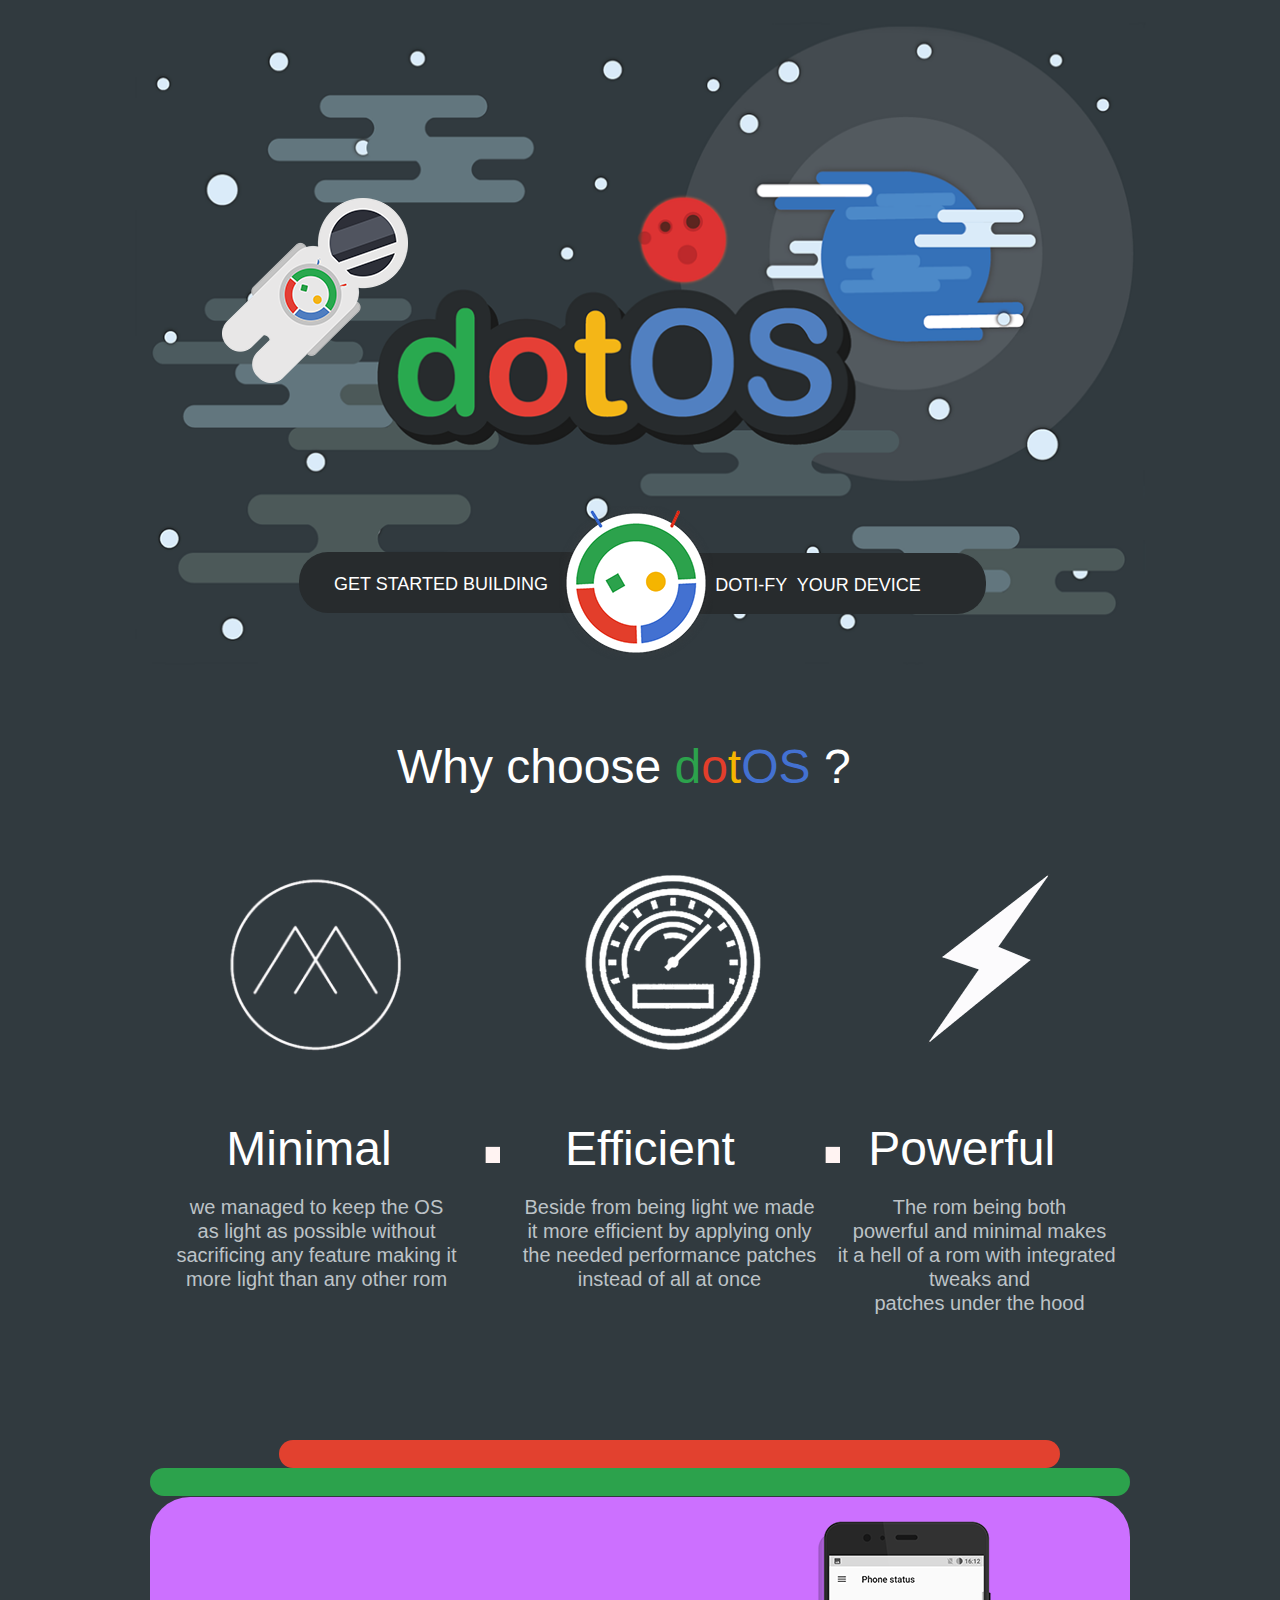
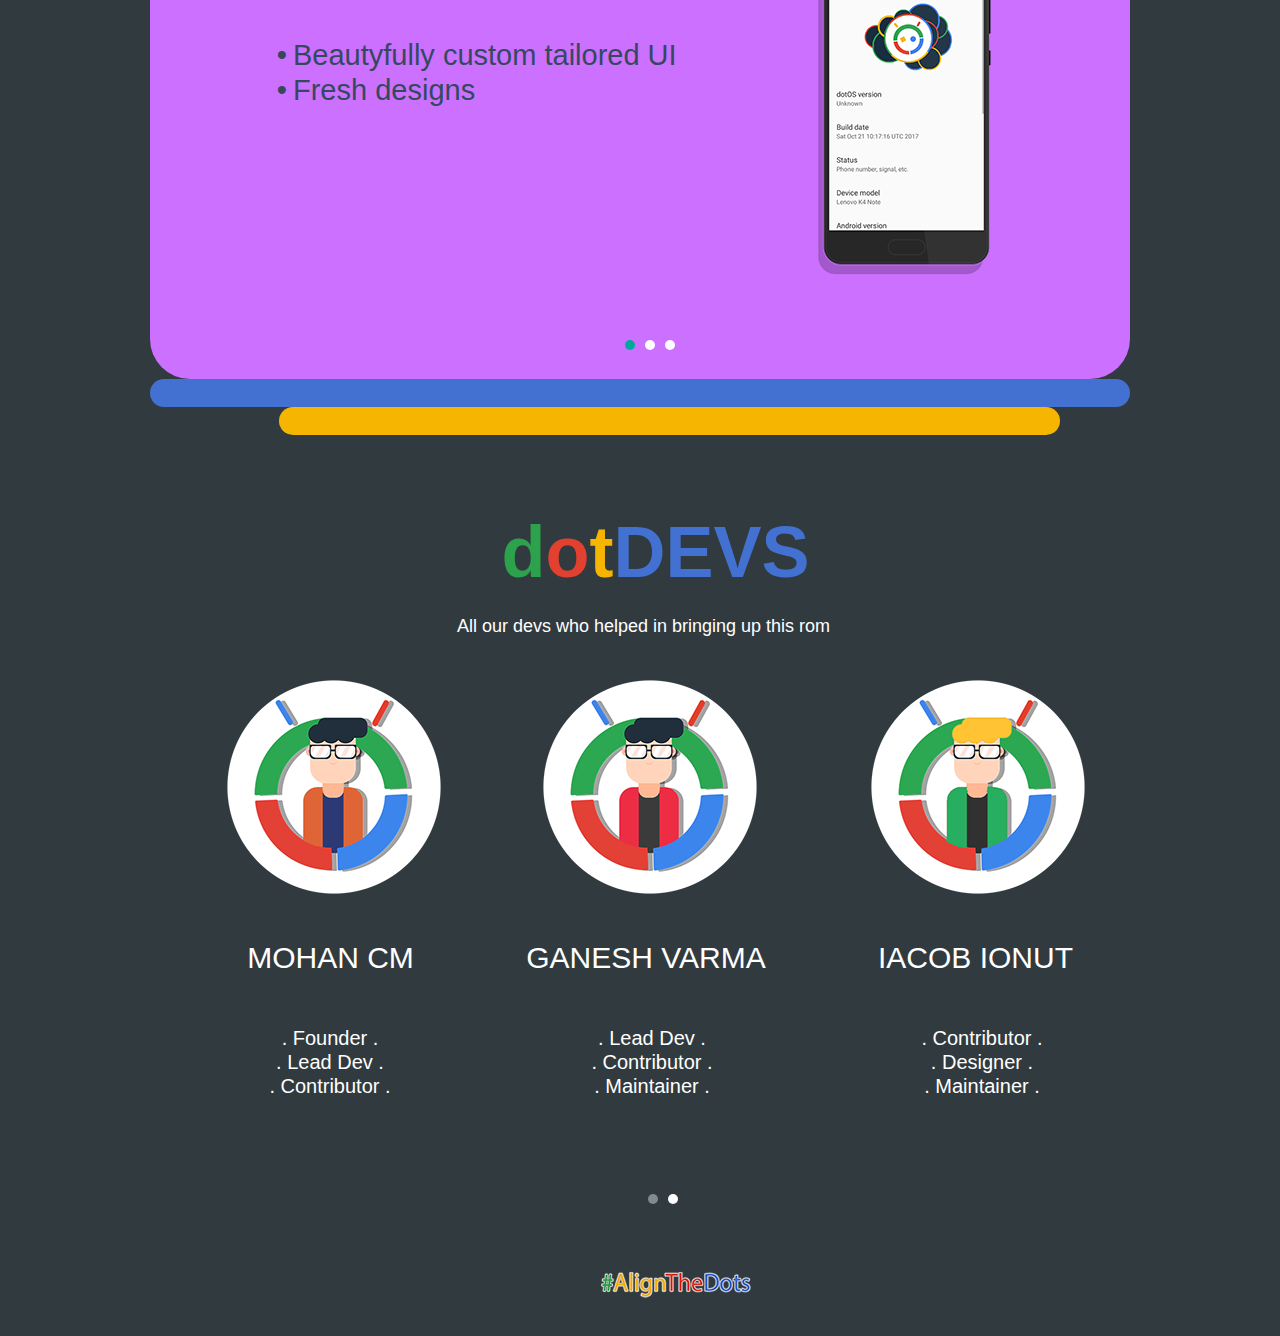
<file: index.html>
<!DOCTYPE html>
<html class="nojs html css_verticalspacer" lang="en-US">
 <head>

  <meta http-equiv="Content-type" content="text/html;charset=UTF-8"/>
  <meta name="generator" content="2018.0.0.379"/>
  
  <script type="text/javascript">
   // Redirect to phone/tablet as necessary
(function(a,b,c){var d=function(){if(navigator.maxTouchPoints>1)return!0;if(window.matchMedia&&window.matchMedia("(-moz-touch-enabled)").matches)return!0;for(var a=["Webkit","Moz","O","ms","Khtml"],b=0,c=a.length;b<c;b++){var f=a[b]+"MaxTouchPoints";if(f in navigator&&navigator[f])return!0}try{return document.createEvent("TouchEvent"),!0}catch(d){}return!1}(),g=function(a){a+="=";for(var b=document.cookie.split(";"),c=0;c<b.length;c++){for(var f=b[c];f.charAt(0)==" ";)f=f.substring(1,f.length);if(f.indexOf(a)==
0)return f.substring(a.length,f.length)}return null};if(g("inbrowserediting")!="true"){var f,g=g("devicelock");g=="phone"&&c?f=c:g=="tablet"&&b&&(f=b);if(g!=a&&!f)if(window.matchMedia)window.matchMedia("(max-device-width: 415px)").matches&&c?f=c:window.matchMedia("(max-device-width: 960px)").matches&&b&&d&&(f=b);else{var a=Math.min(screen.width,screen.height)/(window.devicePixelRatio||1),g=window.screen.systemXDPI||0,i=window.screen.systemYDPI||0,g=g>0&&i>0?Math.min(screen.width/g,screen.height/i):
0;(a<=370||g!=0&&g<=3)&&c?f=c:a<=960&&b&&d&&(f=b)}if(f)document.location=f+(document.location.search||"")+(document.location.hash||""),document.write('<style type="text/css">body {visibility:hidden}</style>')}})("desktop","","phone/index.html");

// Update the 'nojs'/'js' class on the html node
document.documentElement.className = document.documentElement.className.replace(/\bnojs\b/g, 'js');

// Check that all required assets are uploaded and up-to-date
if(typeof Muse == "undefined") window.Muse = {}; window.Muse.assets = {"required":["museutils.js", "museconfig.js", "jquery.watch.js", "jquery.musepolyfill.bgsize.js", "webpro.js", "musewpslideshow.js", "jquery.museoverlay.js", "touchswipe.js", "jquery.scrolleffects.js", "require.js", "index.css"], "outOfDate":[]};
</script>
  
  <link media="only screen and (max-width: 370px)" rel="alternate" href="http://dotos.github.io/phone/index.html"/>
  <title>DotOS</title>
  <!-- CSS -->
  <link rel="stylesheet" type="text/css" href="css/site_global.css?crc=4233371317"/>
  <link rel="stylesheet" type="text/css" href="css/index.css?crc=3942149146" id="pagesheet"/>
  <!-- Other scripts -->
  <script type="text/javascript">
   var __adobewebfontsappname__ = "muse";
</script>
  <!-- JS includes -->
  <script src="https://webfonts.creativecloud.com/varela-round:n4:all.js" type="text/javascript"></script>
   </head>
 <body>

  <div class="clearfix" id="page"><!-- column -->
   <div class="position_content" id="page_position_content">
    <div class="clearfix colelem" id="pu3005"><!-- group -->
     <div class="clip_frame grpelem" id="u3005"><!-- image -->
      <img class="block" id="u3005_img" src="images/dotspace%402x%20-%20copy.png?crc=276818801" alt="" width="1180" height="748"/>
     </div>
     <a class="nonblock nontext rounded-corners clearfix grpelem" id="u1246-4" href="https://www.androidfilehost.com"><!-- content --><p id="u1246-2">DOTI-FY&nbsp; YOUR DEVICE</p></a>
     <a class="nonblock nontext rounded-corners clearfix grpelem" id="u2604-4" href="https://github.com/dotos"><!-- content --><p id="u2604-2">&nbsp;&nbsp;&nbsp;&nbsp;&nbsp;&nbsp; GET STARTED BUILDING</p></a>
     <div class="clip_frame grpelem" id="u3039"><!-- image -->
      <img class="block" id="u3039_img" src="images/29705874%20(1).png?crc=397062076" alt="" width="154" height="154"/>
     </div>
     <a class="nonblock nontext clip_frame grpelem" id="u3070" href="https://t.me/dotOSchannel"><!-- image --><img class="block" id="u3070_img" src="images/astro.png?crc=4285920107" alt="" width="186" height="185"/></a>
     <div class="clearfix grpelem" id="u3090-9"><!-- content -->
      <p>Why choose <span id="u3090-2">d</span><span id="u3090-3">o</span><span id="u3090-4">t</span><span id="u3090-5">OS</span> ?</p>
     </div>
    </div>
    <div class="clearfix colelem" id="pu2131-4"><!-- group -->
     <div class="clearfix grpelem" id="u2131-4"><!-- content -->
      <p><span id="u2131">&nbsp;&nbsp;&nbsp; Minimal&nbsp;&nbsp;&nbsp;&nbsp;&nbsp;&nbsp;&nbsp;&nbsp;&nbsp;&nbsp;&nbsp;&nbsp; Efficient&nbsp;&nbsp;&nbsp;&nbsp;&nbsp;&nbsp;&nbsp;&nbsp;&nbsp; Powerful</span></p>
     </div>
     <div class="clearfix grpelem" id="u2134-4"><!-- content -->
      <p>.</p>
     </div>
     <div class="clearfix grpelem" id="u2137-4"><!-- content -->
      <p>.</p>
     </div>
     <div class="clip_frame grpelem" id="u2162"><!-- image -->
      <img class="block" id="u2162_img" src="images/pot.png?crc=3999226715" alt="" width="271" height="271"/>
     </div>
     <div class="clip_frame grpelem" id="u2187"><!-- image -->
      <img class="block" id="u2187_img" src="images/minimal.png?crc=4073811275" alt="" width="276" height="276"/>
     </div>
     <div class="clip_frame grpelem" id="u2197"><!-- image -->
      <img class="block" id="u2197_img" src="images/powert.png?crc=4236093750" alt="" width="223" height="223"/>
     </div>
    </div>
    <div class="clearfix colelem" id="pu2217-6"><!-- group -->
     <div class="clearfix grpelem" id="u2217-6"><!-- content -->
      <p>we managed to keep the OS</p>
      <p>as light as possible without sacrificing any feature making it more light than any other rom</p>
     </div>
     <div class="clearfix grpelem" id="u2220-6"><!-- content -->
      <p>Beside from being light we made it more efficient by applying only the needed performance patches</p>
      <p>instead of all at once</p>
     </div>
     <div class="clearfix grpelem" id="u2223-10"><!-- content -->
      <p>The rom being both</p>
      <p>powerful and minimal makes</p>
      <p>it a hell of a rom with integrated&nbsp; tweaks and</p>
      <p>patches under the hood</p>
     </div>
    </div>
    <div class="rounded-corners colelem" id="u3252"><!-- simple frame --></div>
    <div class="rounded-corners colelem" id="u3246"><!-- simple frame --></div>
    <div class="museBGSize rounded-corners clearfix colelem" id="u1329"><!-- group -->
     <div class="PamphletWidget clearfix grpelem" id="pamphletu1330"><!-- none box -->
      <div class="ThumbGroup clearfix grpelem" id="u1345"><!-- none box -->
       <div class="popup_anchor" id="u1346popup">
        <div class="Thumb popup_element rounded-corners" id="u1346"><!-- simple frame --></div>
       </div>
       <div class="popup_anchor" id="u1348popup">
        <div class="Thumb popup_element rounded-corners" id="u1348"><!-- simple frame --></div>
       </div>
       <div class="popup_anchor" id="u1347popup">
        <div class="Thumb popup_element rounded-corners" id="u1347"><!-- simple frame --></div>
       </div>
      </div>
      <div class="popup_anchor" id="u1333popup">
       <div class="ContainerGroup clearfix" id="u1333"><!-- stack box -->
        <div class="Container clearfix grpelem" id="u1340"><!-- group -->
         <div class="clearfix grpelem" id="u2260-7"><!-- content -->
          <ul class="list0 nls-None" id="u2260-5">
           <li>Beautyfully custom tailored UI</li>
           <li>Fresh designs</li>
          </ul>
         </div>
         <div class="clip_frame clearfix grpelem" id="u2261"><!-- image -->
          <img class="position_content" id="u2261_img" src="images/screener_1508862245947.png?crc=3989951521" alt="" width="229" height="412"/>
         </div>
        </div>
        <div class="Container invi clearfix grpelem" id="u1334"><!-- group -->
         <div class="clearfix grpelem" id="u1336-7"><!-- content -->
          <ul class="list0 nls-None" id="u1336-5">
           <li>Attractive visual ui to spice up your phone usage</li>
           <li>Hand crafted wallpapers and icons</li>
          </ul>
         </div>
         <div class="clip_frame clearfix grpelem" id="u2250"><!-- image -->
          <img class="position_content" id="u2250_img" src="images/screener_1508862181172.png?crc=4005492941" alt="" width="229" height="412"/>
         </div>
        </div>
        <div class="Container invi clearfix grpelem" id="u1337"><!-- group -->
         <div class="clearfix grpelem" id="u2283-7"><!-- content -->
          <ul class="list0 nls-None" id="u2283-5">
           <li>Design that stands out</li>
           <li>Customisations made to keep your device ahead of time</li>
          </ul>
         </div>
         <div class="clip_frame clearfix grpelem" id="u2284"><!-- image -->
          <img class="position_content" id="u2284_img" src="images/screener_1508862431143.png?crc=3992966151" alt="" width="229" height="412"/>
         </div>
        </div>
       </div>
      </div>
     </div>
    </div>
    <div class="rounded-corners colelem" id="u3243"><!-- simple frame --></div>
    <div class="rounded-corners colelem" id="u3249"><!-- simple frame --></div>
    <div class="clearfix colelem" id="u2303-7"><!-- content -->
     <p><span id="u2303">d</span><span id="u2303-2">o</span><span id="u2303-3">t</span><span id="u2303-4">DEVS</span></p>
    </div>
    <div class="clearfix colelem" id="ppamphletu2306"><!-- group -->
     <div class="PamphletWidget clearfix grpelem" id="pamphletu2306"><!-- none box -->
      <div class="ThumbGroup clearfix grpelem" id="u2313"><!-- none box -->
       <div class="popup_anchor" id="u2315popup">
        <div class="Thumb popup_element rounded-corners" id="u2315"><!-- simple frame --></div>
       </div>
       <div class="popup_anchor" id="u2440popup">
        <div class="Thumb popup_element rounded-corners" id="u2440"><!-- simple frame --></div>
       </div>
      </div>
      <div class="popup_anchor" id="u2317popup">
       <div class="ContainerGroup clearfix" id="u2317"><!-- stack box -->
        <div class="Container clearfix grpelem" id="u2326"><!-- group -->
         <div class="clearfix grpelem" id="pu2497"><!-- column -->
          <div class="clip_frame colelem" id="u2497"><!-- image -->
           <img class="block" id="u2497_img" src="images/newt.png?crc=351506248" alt="" width="220" height="220"/>
          </div>
          <div class="clearfix colelem" id="u3209-4"><!-- content -->
           <p>MOHAN CM</p>
          </div>
          <div class="clearfix colelem" id="u3212-8"><!-- content -->
           <p>. Founder .</p>
           <p>. Lead Dev .</p>
           <p>. Contributor .</p>
          </div>
         </div>
         <div class="clearfix grpelem" id="pu2499"><!-- column -->
          <div class="clip_frame colelem" id="u2499"><!-- image -->
           <img class="block" id="u2499_img" src="images/newt%20-%20copy%20(2).png?crc=3948057724" alt="" width="220" height="220"/>
          </div>
          <div class="clearfix colelem" id="u3210-4"><!-- content -->
           <p>GANESH VARMA</p>
          </div>
          <div class="clearfix colelem" id="u3213-8"><!-- content -->
           <p>. Lead Dev .</p>
           <p>. Contributor .</p>
           <p>. Maintainer .</p>
          </div>
         </div>
         <div class="clearfix grpelem" id="pu2501"><!-- column -->
          <div class="clip_frame colelem" id="u2501"><!-- image -->
           <img class="block" id="u2501_img" src="images/newt%20-%20copy%20(3).png?crc=4059277115" alt="" width="220" height="220"/>
          </div>
          <div class="clearfix colelem" id="u3211-4"><!-- content -->
           <p>IACOB IONUT</p>
          </div>
          <div class="clearfix colelem" id="u3214-8"><!-- content -->
           <p>. Contributor .</p>
           <p>. Designer .</p>
           <p>. Maintainer .</p>
          </div>
         </div>
        </div>
        <div class="Container invi clearfix grpelem" id="u2443"><!-- group -->
         <div class="clearfix grpelem" id="ppu2467"><!-- column -->
          <div class="clearfix colelem" id="pu2467"><!-- group -->
           <div class="grpelem" id="u2467"><!-- content --></div>
           <div class="clip_frame grpelem" id="u2546"><!-- image -->
            <img class="block" id="u2546_img" src="images/newt%20-%20copy%20(5)%20-%20copy.png?crc=266987505" alt="" width="220" height="220"/>
           </div>
          </div>
          <div class="clearfix colelem" id="u2528-4"><!-- content -->
           <p>SAYAN BISWAS</p>
          </div>
          <div class="clearfix colelem" id="u3190-8"><!-- content -->
           <p>. Contributor .</p>
           <p>. Designer .</p>
           <p>. Maintainer .</p>
          </div>
         </div>
         <div class="clearfix grpelem" id="pu2531"><!-- column -->
          <div class="clip_frame colelem" id="u2531"><!-- image -->
           <img class="block" id="u2531_img" src="images/newt%20-%20copy%20(4)%20-%20copy.png?crc=3982866508" alt="" width="220" height="220"/>
          </div>
          <div class="clearfix colelem" id="u2529-4"><!-- content -->
           <p>KUBER SHARMA</p>
          </div>
          <div class="clearfix colelem" id="u3193-8"><!-- content -->
           <p>. Contributor .</p>
           <p>. Maintainer .</p>
           <p>. Analyst .</p>
          </div>
         </div>
         <div class="clearfix grpelem" id="pu2533"><!-- column -->
          <div class="clip_frame colelem" id="u2533"><!-- image -->
           <img class="block" id="u2533_img" src="images/newt%20-%20copy%20(4).png?crc=279811494" alt="" width="220" height="220"/>
          </div>
          <div class="clearfix colelem" id="u2530-4"><!-- content -->
           <p>HARI AMBADI</p>
          </div>
          <div class="clearfix colelem" id="u3196-8"><!-- content -->
           <p>. Contributor .</p>
           <p>. Designer .</p>
           <p>. Core GFX .</p>
          </div>
         </div>
        </div>
       </div>
      </div>
     </div>
     <div class="clearfix grpelem" id="u2428-4"><!-- content -->
      <p>All our devs who helped in bringing up this rom</p>
     </div>
    </div>
    <div class="clip_frame colelem" id="u2579"><!-- image -->
     <img class="block" id="u2579_img" src="images/56621267-efficiency-icon-vector-flat-icon-isolated-on-the-white-background-editable-eps-file-vector-illustrat.png?crc=4205808216" alt="" width="192" height="29"/>
    </div>
    <div class="verticalspacer" data-offset-top="2898" data-content-above-spacer="2897" data-content-below-spacer="37"></div>
   </div>
  </div>
  <!-- Other scripts -->
  <script type="text/javascript">
   // Decide weather to suppress missing file error or not based on preference setting
var suppressMissingFileError = false
</script>
  <script type="text/javascript">
   window.Muse.assets.check=function(d){if(!window.Muse.assets.checked){window.Muse.assets.checked=!0;var b={},c=function(a,b){if(window.getComputedStyle){var c=window.getComputedStyle(a,null);return c&&c.getPropertyValue(b)||c&&c[b]||""}if(document.documentElement.currentStyle)return(c=a.currentStyle)&&c[b]||a.style&&a.style[b]||"";return""},a=function(a){if(a.match(/^rgb/))return a=a.replace(/\s+/g,"").match(/([\d\,]+)/gi)[0].split(","),(parseInt(a[0])<<16)+(parseInt(a[1])<<8)+parseInt(a[2]);if(a.match(/^\#/))return parseInt(a.substr(1),
16);return 0},g=function(g){for(var f=document.getElementsByTagName("link"),h=0;h<f.length;h++)if("text/css"==f[h].type){var i=(f[h].href||"").match(/\/?css\/([\w\-]+\.css)\?crc=(\d+)/);if(!i||!i[1]||!i[2])break;b[i[1]]=i[2]}f=document.createElement("div");f.className="version";f.style.cssText="display:none; width:1px; height:1px;";document.getElementsByTagName("body")[0].appendChild(f);for(h=0;h<Muse.assets.required.length;){var i=Muse.assets.required[h],l=i.match(/([\w\-\.]+)\.(\w+)$/),k=l&&l[1]?
l[1]:null,l=l&&l[2]?l[2]:null;switch(l.toLowerCase()){case "css":k=k.replace(/\W/gi,"_").replace(/^([^a-z])/gi,"_$1");f.className+=" "+k;k=a(c(f,"color"));l=a(c(f,"backgroundColor"));k!=0||l!=0?(Muse.assets.required.splice(h,1),"undefined"!=typeof b[i]&&(k!=b[i]>>>24||l!=(b[i]&16777215))&&Muse.assets.outOfDate.push(i)):h++;f.className="version";break;case "js":h++;break;default:throw Error("Unsupported file type: "+l);}}d?d().jquery!="1.8.3"&&Muse.assets.outOfDate.push("jquery-1.8.3.min.js"):Muse.assets.required.push("jquery-1.8.3.min.js");
f.parentNode.removeChild(f);if(Muse.assets.outOfDate.length||Muse.assets.required.length)f="Some files on the server may be missing or incorrect. Clear browser cache and try again. If the problem persists please contact website author.",g&&Muse.assets.outOfDate.length&&(f+="\nOut of date: "+Muse.assets.outOfDate.join(",")),g&&Muse.assets.required.length&&(f+="\nMissing: "+Muse.assets.required.join(",")),suppressMissingFileError?(f+="\nUse SuppressMissingFileError key in AppPrefs.xml to show missing file error pop up.",console.log(f)):alert(f)};location&&location.search&&location.search.match&&location.search.match(/muse_debug/gi)?
setTimeout(function(){g(!0)},5E3):g()}};
var muse_init=function(){require.config({baseUrl:""});require(["jquery","museutils","whatinput","jquery.musepolyfill.bgsize","webpro","musewpslideshow","jquery.museoverlay","touchswipe","jquery.watch","jquery.scrolleffects"],function(d){var $ = d;$(document).ready(function(){try{
window.Muse.assets.check($);/* body */
Muse.Utils.transformMarkupToFixBrowserProblemsPreInit();/* body */
Muse.Utils.prepHyperlinks(true);/* body */
Muse.Utils.makeButtonsVisibleAfterSettingMinWidth();/* body */
Muse.Utils.initWidget('#pamphletu1330', ['#bp_infinity'], function(elem) { return new WebPro.Widget.ContentSlideShow(elem, {contentLayout_runtime:'stack',event:'click',deactivationEvent:'',autoPlay:true,displayInterval:3000,transitionStyle:'fading',transitionDuration:500,hideAllContentsFirst:false,shuffle:false,enableSwipe:true,resumeAutoplay:true,resumeAutoplayInterval:3000,playOnce:false,autoActivate_runtime:false,isResponsive:false}); });/* #pamphletu1330 */
Muse.Utils.initWidget('#pamphletu2306', ['#bp_infinity'], function(elem) { return new WebPro.Widget.ContentSlideShow(elem, {contentLayout_runtime:'stack',event:'click',deactivationEvent:'',autoPlay:true,displayInterval:3000,transitionStyle:'fading',transitionDuration:500,hideAllContentsFirst:false,shuffle:false,enableSwipe:true,resumeAutoplay:true,resumeAutoplayInterval:3000,playOnce:false,autoActivate_runtime:false,isResponsive:false}); });/* #pamphletu2306 */
Muse.Utils.fullPage('#page');/* 100% height page */
$('#u1329').registerBackgroundPositionScrollEffect([{"speed":[0,0],"in":[-Infinity,1160.85]},{"speed":[0,0],"in":[1160.85,Infinity]}]);/* scroll effect */
Muse.Utils.showWidgetsWhenReady();/* body */
Muse.Utils.transformMarkupToFixBrowserProblems();/* body */
}catch(b){if(b&&"function"==typeof b.notify?b.notify():Muse.Assert.fail("Error calling selector function: "+b),false)throw b;}})})};

</script>
  <!-- RequireJS script -->
  <script src="scripts/require.js?crc=4157109226" type="text/javascript" async data-main="scripts/museconfig.js?crc=4153641093" onload="if (requirejs) requirejs.onError = function(requireType, requireModule) { if (requireType && requireType.toString && requireType.toString().indexOf && 0 <= requireType.toString().indexOf('#scripterror')) window.Muse.assets.check(); }" onerror="window.Muse.assets.check();"></script>
   </body>
</html>
</file>
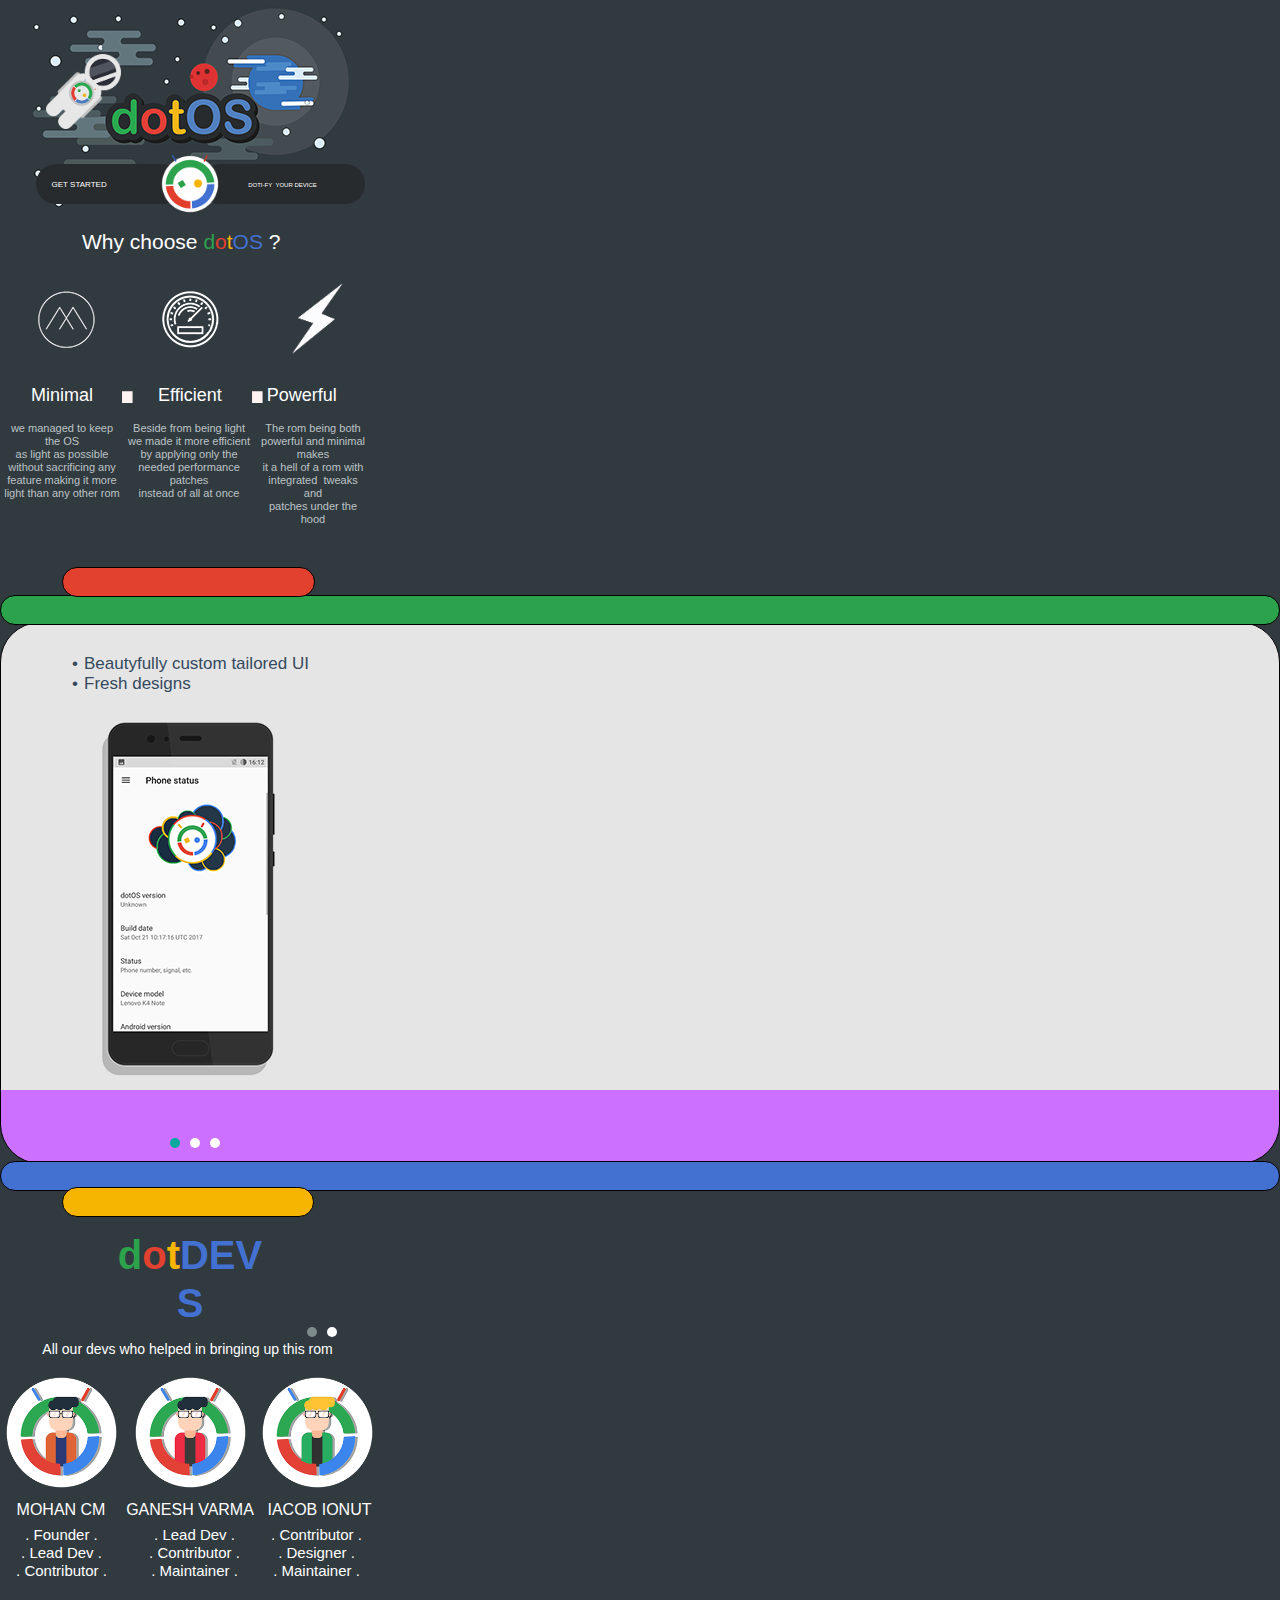
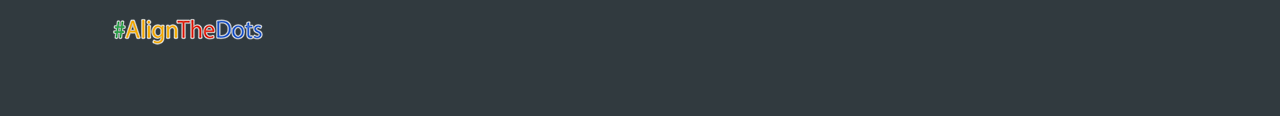
<file: phone/index.html>
<!DOCTYPE html>
<html class="nojs html css_verticalspacer" lang="en-US">
 <head>

  <meta http-equiv="Content-type" content="text/html;charset=UTF-8"/>
  <meta name="generator" content="2018.0.0.379"/>
  <meta name="viewport" content="width=380"/>
  
  <script type="text/javascript">
   // Update the 'nojs'/'js' class on the html node
document.documentElement.className = document.documentElement.className.replace(/\bnojs\b/g, 'js');

// Check that all required assets are uploaded and up-to-date
if(typeof Muse == "undefined") window.Muse = {}; window.Muse.assets = {"required":["museutils.js", "museconfig.js", "jquery.watch.js", "jquery.musepolyfill.bgsize.js", "webpro.js", "musewpslideshow.js", "jquery.museoverlay.js", "touchswipe.js", "jquery.scrolleffects.js", "require.js", "index.css"], "outOfDate":[]};
</script>
  
  <link rel="canonical" href="http://dotos.github.io/index.html"/>
  <title>DotOS</title>
  <!-- CSS -->
  <link rel="stylesheet" type="text/css" href="../css/site_global.css?crc=4233371317"/>
  <link rel="stylesheet" type="text/css" href="css/index.css?crc=4201072534" id="pagesheet"/>
  <!-- Other scripts -->
  <script type="text/javascript">
   var __adobewebfontsappname__ = "muse";
</script>
  <!-- JS includes -->
  <script src="https://webfonts.creativecloud.com/varela-round:n4:all.js" type="text/javascript"></script>
   </head>
 <body>

  <div class="clearfix" id="page"><!-- column -->
   <div class="position_content" id="page_position_content">
    <div class="clearfix colelem" id="pu4501"><!-- group -->
     <div class="clip_frame grpelem" id="u4501"><!-- image -->
      <img class="block" id="u4501_img" src="../images/dotspace%402x%20-%20copy380x241.png?crc=410347187" alt="" width="380" height="241"/>
     </div>
     <a class="nonblock nontext rounded-corners clearfix grpelem" id="u4510-4" href="https://www.androidfilehost.com"><!-- content --><p id="u4510-2">DOTI-FY&nbsp; YOUR DEVICE</p></a>
     <a class="nonblock nontext rounded-corners clearfix grpelem" id="u4511-4" href="https://github.com/dotos"><!-- content --><p id="u4511-2">&nbsp;&nbsp;&nbsp;&nbsp;&nbsp;&nbsp; GET STARTED</p></a>
     <div class="clip_frame grpelem" id="u4512"><!-- image -->
      <img class="block" id="u4512_img" src="../images/29705874%20(1).png?crc=397062076" alt="" width="62" height="62"/>
     </div>
     <a class="nonblock nontext clip_frame grpelem" id="u4514" href="https://t.me/dotOSchannel"><!-- image --><img class="block" id="u4514_img" src="../images/astro.png?crc=4285920107" alt="" width="75" height="75"/></a>
     <div class="clearfix grpelem" id="u4547-9"><!-- content -->
      <p>Why choose <span id="u4547-2">d</span><span id="u4547-3">o</span><span id="u4547-4">t</span><span id="u4547-5">OS</span> ?</p>
     </div>
    </div>
    <div class="clearfix colelem" id="pu4535-6"><!-- group -->
     <div class="clearfix grpelem" id="u4535-6"><!-- content -->
      <p>we managed to keep the OS</p>
      <p>as light as possible without sacrificing any feature making it more light than any other rom</p>
     </div>
     <div class="clearfix grpelem" id="u4536-6"><!-- content -->
      <p>Beside from being light we made it more efficient by applying only the needed performance patches</p>
      <p>instead of all at once</p>
     </div>
     <div class="clearfix grpelem" id="u4537-10"><!-- content -->
      <p>The rom being both</p>
      <p>powerful and minimal makes</p>
      <p>it a hell of a rom with integrated&nbsp; tweaks and</p>
      <p>patches under the hood</p>
     </div>
     <div class="clearfix grpelem" id="u4538-4"><!-- content -->
      <p>&nbsp;&nbsp;&nbsp; Minimal&nbsp;&nbsp;&nbsp;&nbsp;&nbsp;&nbsp;&nbsp;&nbsp;&nbsp;&nbsp;&nbsp;&nbsp; Efficient&nbsp;&nbsp;&nbsp;&nbsp;&nbsp;&nbsp;&nbsp;&nbsp; Powerful</p>
     </div>
     <div class="clearfix grpelem" id="u4539-4"><!-- content -->
      <p>.</p>
     </div>
     <div class="clip_frame grpelem" id="u4541"><!-- image -->
      <img class="block" id="u4541_img" src="../images/pot87x88.png?crc=453924869" alt="" width="87" height="87"/>
     </div>
     <div class="clip_frame grpelem" id="u4543"><!-- image -->
      <img class="block" id="u4543_img" src="../images/minimal91x91.png?crc=3857793359" alt="" width="91" height="91"/>
     </div>
     <div class="clip_frame grpelem" id="u4545"><!-- image -->
      <img class="block" id="u4545_img" src="../images/powert.png?crc=4236093750" alt="" width="93" height="93"/>
     </div>
     <div class="clearfix grpelem" id="u4577-4"><!-- content -->
      <p>.</p>
     </div>
    </div>
    <div class="rounded-corners colelem" id="u4608"><!-- simple frame --></div>
    <div class="browser_width colelem" id="u4606-bw">
     <div class="rounded-corners" id="u4606"><!-- simple frame --></div>
    </div>
    <div class="browser_width colelem" id="u4580-bw">
     <div class="museBGSize rounded-corners clearfix" id="u4580"><!-- group -->
      <div class="PamphletWidget clearfix grpelem" id="pamphletu4581"><!-- none box -->
       <div class="ThumbGroup clearfix grpelem" id="u4588"><!-- none box -->
        <div class="popup_anchor" id="u4589popup">
         <div class="Thumb popup_element rounded-corners" id="u4589"><!-- simple frame --></div>
        </div>
        <div class="popup_anchor" id="u4590popup">
         <div class="Thumb popup_element rounded-corners" id="u4590"><!-- simple frame --></div>
        </div>
        <div class="popup_anchor" id="u4591popup">
         <div class="Thumb popup_element rounded-corners" id="u4591"><!-- simple frame --></div>
        </div>
       </div>
       <div class="popup_anchor" id="u4592popup">
        <div class="ContainerGroup clearfix" id="u4592"><!-- stack box -->
         <div class="Container clearfix grpelem" id="u4597"><!-- column -->
          <div class="clearfix colelem" id="u4598-7"><!-- content -->
           <ul class="list0 nls-None" id="u4598-5">
            <li>Beautyfully custom tailored UI</li>
            <li>Fresh designs</li>
           </ul>
          </div>
          <div class="clip_frame clearfix colelem" id="u4599"><!-- image -->
           <img class="position_content" id="u4599_img" src="../images/screener_1508862245947.png?crc=3989951521" alt="" width="229" height="412"/>
          </div>
         </div>
         <div class="Container invi clearfix grpelem" id="u4601"><!-- column -->
          <div class="clearfix colelem" id="u4602-7"><!-- content -->
           <ul class="list0 nls-None" id="u4602-5">
            <li>Attractive visual ui to spice up your phone usage</li>
            <li>Hand crafted wallpapers and icons</li>
           </ul>
          </div>
          <div class="clip_frame clearfix colelem" id="u4603"><!-- image -->
           <img class="position_content" id="u4603_img" src="../images/screener_1508862181172.png?crc=4005492941" alt="" width="206" height="371"/>
          </div>
         </div>
         <div class="Container invi clearfix grpelem" id="u4593"><!-- column -->
          <div class="clearfix colelem" id="u4596-7"><!-- content -->
           <ul class="list0 nls-None" id="u4596-5">
            <li>Design that stands out</li>
            <li>Customisations made to keep your device ahead of time</li>
           </ul>
          </div>
          <div class="clip_frame clearfix colelem" id="u4594"><!-- image -->
           <img class="position_content" id="u4594_img" src="../images/screener_1508862431143.png?crc=3992966151" alt="" width="194" height="350"/>
          </div>
         </div>
        </div>
       </div>
      </div>
     </div>
    </div>
    <div class="browser_width colelem" id="u4605-bw">
     <div class="rounded-corners" id="u4605"><!-- simple frame --></div>
    </div>
    <div class="rounded-corners colelem" id="u4607"><!-- simple frame --></div>
    <div class="clearfix colelem" id="u4711-7"><!-- content -->
     <p><span id="u4711">d</span><span id="u4711-2">o</span><span id="u4711-3">t</span><span id="u4711-4">DEVS</span></p>
    </div>
    <div class="clearfix colelem" id="ppamphletu4670"><!-- group -->
     <div class="PamphletWidget clearfix grpelem" id="pamphletu4670"><!-- none box -->
      <div class="ThumbGroup clearfix grpelem" id="u4705"><!-- none box -->
       <div class="popup_anchor" id="u4706popup">
        <div class="Thumb popup_element rounded-corners" id="u4706"><!-- simple frame --></div>
       </div>
       <div class="popup_anchor" id="u4707popup">
        <div class="Thumb popup_element rounded-corners" id="u4707"><!-- simple frame --></div>
       </div>
      </div>
      <div class="popup_anchor" id="u4677popup">
       <div class="ContainerGroup clearfix" id="u4677"><!-- stack box -->
        <div class="Container clearfix grpelem" id="u4692"><!-- group -->
         <div class="clearfix grpelem" id="pu4697"><!-- column -->
          <div class="clip_frame colelem" id="u4697"><!-- image -->
           <img class="block" id="u4697_img" src="../images/newt.png?crc=351506248" alt="" width="113" height="113"/>
          </div>
          <div class="clearfix colelem" id="u4699-4"><!-- content -->
           <p>MOHAN CM</p>
          </div>
          <div class="clearfix colelem" id="u4694-8"><!-- content -->
           <p>. Founder .</p>
           <p>. Lead Dev .</p>
           <p>. Contributor .</p>
          </div>
         </div>
         <div class="clearfix grpelem" id="ppu4703"><!-- column -->
          <div class="clearfix colelem" id="pu4703"><!-- group -->
           <div class="clip_frame grpelem" id="u4703"><!-- image -->
            <img class="block" id="u4703_img" src="../images/newt%20-%20copy%20(2).png?crc=3948057724" alt="" width="113" height="113"/>
           </div>
           <div class="clip_frame grpelem" id="u4700"><!-- image -->
            <img class="block" id="u4700_img" src="../images/newt%20-%20copy%20(3).png?crc=4059277115" alt="" width="113" height="113"/>
           </div>
          </div>
          <div class="clearfix colelem" id="pu4693-4"><!-- group -->
           <div class="clearfix grpelem" id="u4693-4"><!-- content -->
            <p>GANESH VARMA</p>
           </div>
           <div class="clearfix grpelem" id="u4695-4"><!-- content -->
            <p>IACOB IONUT</p>
           </div>
          </div>
          <div class="clearfix colelem" id="pu4696-8"><!-- group -->
           <div class="clearfix grpelem" id="u4696-8"><!-- content -->
            <p>. Lead Dev .</p>
            <p>. Contributor .</p>
            <p>. Maintainer .</p>
           </div>
           <div class="clearfix grpelem" id="u4702-8"><!-- content -->
            <p>. Contributor .</p>
            <p>. Designer .</p>
            <p>. Maintainer .</p>
           </div>
          </div>
         </div>
        </div>
        <div class="Container invi clearfix grpelem" id="u4678"><!-- group -->
         <div class="clearfix grpelem" id="ppu4686"><!-- column -->
          <div class="clearfix colelem" id="pu4686"><!-- group -->
           <div class="grpelem" id="u4686"><!-- content --></div>
           <div class="clip_frame grpelem" id="u4683"><!-- image -->
            <img class="block" id="u4683_img" src="../images/newt%20-%20copy%20(5)%20-%20copy.png?crc=266987505" alt="" width="112" height="112"/>
           </div>
          </div>
          <div class="clearfix colelem" id="u4680-4"><!-- content -->
           <p>SAYAN BISWAS</p>
          </div>
          <div class="clearfix colelem" id="u4685-8"><!-- content -->
           <p>. Contributor .</p>
           <p>. Designer .</p>
           <p>. Maintainer .</p>
          </div>
         </div>
         <div class="clearfix grpelem" id="ppu4688"><!-- column -->
          <div class="clearfix colelem" id="pu4688"><!-- group -->
           <div class="clip_frame grpelem" id="u4688"><!-- image -->
            <img class="block" id="u4688_img" src="../images/newt%20-%20copy%20(4)%20-%20copy.png?crc=3982866508" alt="" width="112" height="112"/>
           </div>
           <div class="clip_frame grpelem" id="u4681"><!-- image -->
            <img class="block" id="u4681_img" src="../images/newt%20-%20copy%20(4).png?crc=279811494" alt="" width="112" height="112"/>
           </div>
          </div>
          <div class="clearfix colelem" id="pu4679-4"><!-- group -->
           <div class="clearfix grpelem" id="u4679-4"><!-- content -->
            <p>KUBER SHARMA</p>
           </div>
           <div class="clearfix grpelem" id="u4687-4"><!-- content -->
            <p>HARI AMBADI</p>
           </div>
          </div>
          <div class="clearfix colelem" id="pu4691-8"><!-- group -->
           <div class="clearfix grpelem" id="u4691-8"><!-- content -->
            <p>. Contributor .</p>
            <p>. Maintainer .</p>
            <p>. Analyst .</p>
           </div>
           <div class="clearfix grpelem" id="u4690-8"><!-- content -->
            <p>. Contributor .</p>
            <p>. Designer .</p>
            <p>. Core GFX .</p>
           </div>
          </div>
         </div>
        </div>
       </div>
      </div>
     </div>
     <div class="clearfix grpelem" id="u4708-4"><!-- content -->
      <p>All our devs who helped in bringing up this rom</p>
     </div>
    </div>
    <div class="clip_frame colelem" id="u4709"><!-- image -->
     <img class="block" id="u4709_img" src="../images/56621267-efficiency-icon-vector-flat-icon-isolated-on-the-white-background-editable-eps-file-vector-illustrat.png?crc=4205808216" alt="" width="192" height="29"/>
    </div>
    <div class="verticalspacer" data-offset-top="1607" data-content-above-spacer="1607" data-content-below-spacer="70"></div>
   </div>
  </div>
  <!-- Other scripts -->
  <script type="text/javascript">
   // Decide weather to suppress missing file error or not based on preference setting
var suppressMissingFileError = false
</script>
  <script type="text/javascript">
   window.Muse.assets.check=function(d){if(!window.Muse.assets.checked){window.Muse.assets.checked=!0;var b={},c=function(a,b){if(window.getComputedStyle){var c=window.getComputedStyle(a,null);return c&&c.getPropertyValue(b)||c&&c[b]||""}if(document.documentElement.currentStyle)return(c=a.currentStyle)&&c[b]||a.style&&a.style[b]||"";return""},a=function(a){if(a.match(/^rgb/))return a=a.replace(/\s+/g,"").match(/([\d\,]+)/gi)[0].split(","),(parseInt(a[0])<<16)+(parseInt(a[1])<<8)+parseInt(a[2]);if(a.match(/^\#/))return parseInt(a.substr(1),
16);return 0},g=function(g){for(var f=document.getElementsByTagName("link"),h=0;h<f.length;h++)if("text/css"==f[h].type){var i=(f[h].href||"").match(/\/?css\/([\w\-]+\.css)\?crc=(\d+)/);if(!i||!i[1]||!i[2])break;b[i[1]]=i[2]}f=document.createElement("div");f.className="version";f.style.cssText="display:none; width:1px; height:1px;";document.getElementsByTagName("body")[0].appendChild(f);for(h=0;h<Muse.assets.required.length;){var i=Muse.assets.required[h],l=i.match(/([\w\-\.]+)\.(\w+)$/),k=l&&l[1]?
l[1]:null,l=l&&l[2]?l[2]:null;switch(l.toLowerCase()){case "css":k=k.replace(/\W/gi,"_").replace(/^([^a-z])/gi,"_$1");f.className+=" "+k;k=a(c(f,"color"));l=a(c(f,"backgroundColor"));k!=0||l!=0?(Muse.assets.required.splice(h,1),"undefined"!=typeof b[i]&&(k!=b[i]>>>24||l!=(b[i]&16777215))&&Muse.assets.outOfDate.push(i)):h++;f.className="version";break;case "js":h++;break;default:throw Error("Unsupported file type: "+l);}}d?d().jquery!="1.8.3"&&Muse.assets.outOfDate.push("jquery-1.8.3.min.js"):Muse.assets.required.push("jquery-1.8.3.min.js");
f.parentNode.removeChild(f);if(Muse.assets.outOfDate.length||Muse.assets.required.length)f="Some files on the server may be missing or incorrect. Clear browser cache and try again. If the problem persists please contact website author.",g&&Muse.assets.outOfDate.length&&(f+="\nOut of date: "+Muse.assets.outOfDate.join(",")),g&&Muse.assets.required.length&&(f+="\nMissing: "+Muse.assets.required.join(",")),suppressMissingFileError?(f+="\nUse SuppressMissingFileError key in AppPrefs.xml to show missing file error pop up.",console.log(f)):alert(f)};location&&location.search&&location.search.match&&location.search.match(/muse_debug/gi)?
setTimeout(function(){g(!0)},5E3):g()}};
var muse_init=function(){require.config({baseUrl:"../"});require(["jquery","museutils","whatinput","jquery.watch","jquery.musepolyfill.bgsize","webpro","musewpslideshow","jquery.museoverlay","touchswipe","jquery.scrolleffects"],function(d){var $ = d;$(document).ready(function(){try{
window.Muse.assets.check($);/* body */
Muse.Utils.transformMarkupToFixBrowserProblemsPreInit();/* body */
Muse.Utils.prepHyperlinks(true);/* body */
Muse.Utils.resizeHeight('.browser_width');/* resize height */
Muse.Utils.requestAnimationFrame(function() { $('body').addClass('initialized'); });/* mark body as initialized */
Muse.Utils.makeButtonsVisibleAfterSettingMinWidth();/* body */
Muse.Utils.initWidget('#pamphletu4581', ['#bp_infinity'], function(elem) { return new WebPro.Widget.ContentSlideShow(elem, {contentLayout_runtime:'stack',event:'click',deactivationEvent:'',autoPlay:true,displayInterval:3000,transitionStyle:'fading',transitionDuration:500,hideAllContentsFirst:false,shuffle:false,enableSwipe:true,resumeAutoplay:true,resumeAutoplayInterval:3000,playOnce:false,autoActivate_runtime:false,isResponsive:false}); });/* #pamphletu4581 */
Muse.Utils.initWidget('#pamphletu4670', ['#bp_infinity'], function(elem) { return new WebPro.Widget.ContentSlideShow(elem, {contentLayout_runtime:'stack',event:'click',deactivationEvent:'',autoPlay:true,displayInterval:3000,transitionStyle:'fading',transitionDuration:500,hideAllContentsFirst:false,shuffle:false,enableSwipe:true,resumeAutoplay:true,resumeAutoplayInterval:3000,playOnce:false,autoActivate_runtime:false,isResponsive:false}); });/* #pamphletu4670 */
Muse.Utils.fullPage('#page');/* 100% height page */
$('#u4580').registerBackgroundPositionScrollEffect([{"speed":[0,0],"in":[-Infinity,290.05]},{"speed":[0,0],"in":[290.05,Infinity]}]);/* scroll effect */
Muse.Utils.showWidgetsWhenReady();/* body */
Muse.Utils.transformMarkupToFixBrowserProblems();/* body */
}catch(b){if(b&&"function"==typeof b.notify?b.notify():Muse.Assert.fail("Error calling selector function: "+b),false)throw b;}})})};

</script>
  <!-- RequireJS script -->
  <script src="../scripts/require.js?crc=4157109226" type="text/javascript" async data-main="../scripts/museconfig.js?crc=4153641093" onload="if (requirejs) requirejs.onError = function(requireType, requireModule) { if (requireType && requireType.toString && requireType.toString().indexOf && 0 <= requireType.toString().indexOf('#scripterror')) window.Muse.assets.check(); }" onerror="window.Muse.assets.check();"></script>
   </body>
</html>
</file>
<file: css/site_global.css>
html{min-height:100%;min-width:100%;-ms-text-size-adjust:none;}body,div,dl,dt,dd,ul,ol,li,nav,h1,h2,h3,h4,h5,h6,pre,code,form,fieldset,legend,input,button,textarea,p,blockquote,th,td,a{margin:0px;padding:0px;border-width:0px;border-style:solid;border-color:transparent;-webkit-transform-origin:left top;-ms-transform-origin:left top;-o-transform-origin:left top;transform-origin:left top;background-repeat:no-repeat;}button.submit-btn{-moz-box-sizing:content-box;-webkit-box-sizing:content-box;box-sizing:content-box;}.transition{-webkit-transition-property:background-image,background-position,background-color,border-color,border-radius,color,font-size,font-style,font-weight,letter-spacing,line-height,text-align,box-shadow,text-shadow,opacity;transition-property:background-image,background-position,background-color,border-color,border-radius,color,font-size,font-style,font-weight,letter-spacing,line-height,text-align,box-shadow,text-shadow,opacity;}.transition *{-webkit-transition:inherit;transition:inherit;}table{border-collapse:collapse;border-spacing:0px;}fieldset,img{border:0px;border-style:solid;-webkit-transform-origin:left top;-ms-transform-origin:left top;-o-transform-origin:left top;transform-origin:left top;}address,caption,cite,code,dfn,em,strong,th,var,optgroup{font-style:inherit;font-weight:inherit;}del,ins{text-decoration:none;}li{list-style:none;}caption,th{text-align:left;}h1,h2,h3,h4,h5,h6{font-size:100%;font-weight:inherit;}input,button,textarea,select,optgroup,option{font-family:inherit;font-size:inherit;font-style:inherit;font-weight:inherit;}.form-grp input,.form-grp textarea{-webkit-appearance:none;-webkit-border-radius:0;}body{font-family:Arial, Helvetica Neue, Helvetica, sans-serif;text-align:left;font-size:14px;line-height:17px;word-wrap:break-word;text-rendering:optimizeLegibility;-moz-font-feature-settings:'liga';-ms-font-feature-settings:'liga';-webkit-font-feature-settings:'liga';font-feature-settings:'liga';}a:link{color:#0000FF;text-decoration:underline;}a:visited{color:#800080;text-decoration:underline;}a:hover{color:#0000FF;text-decoration:underline;}a:active{color:#EE0000;text-decoration:underline;}a.nontext{color:black;text-decoration:none;font-style:normal;font-weight:normal;}.normal_text{color:#000000;direction:ltr;font-family:Arial, Helvetica Neue, Helvetica, sans-serif;font-size:14px;font-style:normal;font-weight:normal;letter-spacing:0px;line-height:17px;text-align:left;text-decoration:none;text-indent:0px;text-transform:none;vertical-align:0px;padding:0px;}.Position{color:#00A99D;font-family:Helvetica, Helvetica Neue, Arial, sans-serif;font-size:11px;text-align:center;padding:0px;}.Name{font-family:Helvetica, Helvetica Neue, Arial, sans-serif;font-size:24px;font-weight:bold;text-align:center;padding:0px;}.Price-top{color:#000000;font-family:Trebuchet, Trebuchet MS, Tahoma, Arial, sans-serif;font-size:30px;text-align:left;padding:0px;}.Heading{color:#FFFFFF;font-family:Trebuchet, Trebuchet MS, Tahoma, Arial, sans-serif;font-size:20px;text-align:center;padding:0px;}.Text{color:#FFFFFF;font-family:Trebuchet, Trebuchet MS, Tahoma, Arial, sans-serif;font-size:15px;font-weight:bold;line-height:35px;text-align:center;padding:0px;}.Price{color:#000000;font-family:Trebuchet, Trebuchet MS, Tahoma, Arial, sans-serif;font-size:85px;padding:0px;}.list0 li:before{position:absolute;right:100%;letter-spacing:0px;text-decoration:none;font-weight:normal;font-style:normal;}.rtl-list li:before{right:auto;left:100%;}.nls-None > li:before,.nls-None .list3 > li:before,.nls-None .list6 > li:before{margin-right:6px;content:'•';}.nls-None .list1 > li:before,.nls-None .list4 > li:before,.nls-None .list7 > li:before{margin-right:6px;content:'○';}.nls-None,.nls-None .list1,.nls-None .list2,.nls-None .list3,.nls-None .list4,.nls-None .list5,.nls-None .list6,.nls-None .list7,.nls-None .list8{padding-left:34px;}.nls-None.rtl-list,.nls-None .list1.rtl-list,.nls-None .list2.rtl-list,.nls-None .list3.rtl-list,.nls-None .list4.rtl-list,.nls-None .list5.rtl-list,.nls-None .list6.rtl-list,.nls-None .list7.rtl-list,.nls-None .list8.rtl-list{padding-left:0px;padding-right:34px;}.nls-None .list2 > li:before,.nls-None .list5 > li:before,.nls-None .list8 > li:before{margin-right:6px;content:'-';}.nls-None.rtl-list > li:before,.nls-None .list1.rtl-list > li:before,.nls-None .list2.rtl-list > li:before,.nls-None .list3.rtl-list > li:before,.nls-None .list4.rtl-list > li:before,.nls-None .list5.rtl-list > li:before,.nls-None .list6.rtl-list > li:before,.nls-None .list7.rtl-list > li:before,.nls-None .list8.rtl-list > li:before{margin-right:0px;margin-left:6px;}.TabbedPanelsTab{white-space:nowrap;}.MenuBar .MenuBarView,.MenuBar .SubMenuView{display:block;list-style:none;}.MenuBar .SubMenu{display:none;position:absolute;}.NoWrap{white-space:nowrap;word-wrap:normal;}.rootelem{margin-left:auto;margin-right:auto;}.colelem{display:inline;float:left;clear:both;}.clearfix:after{content:"\0020";visibility:hidden;display:block;height:0px;clear:both;}*:first-child+html .clearfix{zoom:1;}.clip_frame{overflow:hidden;}.popup_anchor{position:relative;width:0px;height:0px;}.allow_click_through *{pointer-events:auto;}.popup_element{z-index:100000;}.svg{display:block;vertical-align:top;}span.wrap{content:'';clear:left;display:block;}span.actAsInlineDiv{display:inline-block;}.position_content,.excludeFromNormalFlow{float:left;}.preload_images{position:absolute;overflow:hidden;left:-9999px;top:-9999px;height:1px;width:1px;}.preload{height:1px;width:1px;}.animateStates{-webkit-transition:0.3s ease-in-out;-moz-transition:0.3s ease-in-out;-o-transition:0.3s ease-in-out;transition:0.3s ease-in-out;}[data-whatinput="mouse"] *:focus,[data-whatinput="touch"] *:focus,input:focus,textarea:focus{outline:none;}textarea{resize:none;overflow:auto;}.allow_click_through,.fld-prompt{pointer-events:none;}.wrapped-input{position:absolute;top:0px;left:0px;background:transparent;border:none;}.submit-btn{z-index:50000;cursor:pointer;}.anchor_item{width:22px;height:18px;}.MenuBar .SubMenuVisible,.MenuBarVertical .SubMenuVisible,.MenuBar .SubMenu .SubMenuVisible,.popup_element.Active,span.actAsPara,.actAsDiv,a.nonblock.nontext,img.block{display:block;}.widget_invisible,.js .invi,.js .mse_pre_init{visibility:hidden;}.ose_ei{visibility:hidden;z-index:0;}.no_vert_scroll{overflow-y:hidden;}.always_vert_scroll{overflow-y:scroll;}.always_horz_scroll{overflow-x:scroll;}.fullscreen{overflow:hidden;left:0px;top:0px;position:fixed;height:100%;width:100%;-moz-box-sizing:border-box;-webkit-box-sizing:border-box;-ms-box-sizing:border-box;box-sizing:border-box;}.fullwidth{position:absolute;}.borderbox{-moz-box-sizing:border-box;-webkit-box-sizing:border-box;-ms-box-sizing:border-box;box-sizing:border-box;}.scroll_wrapper{position:absolute;overflow:auto;left:0px;right:0px;top:0px;bottom:0px;padding-top:0px;padding-bottom:0px;margin-top:0px;margin-bottom:0px;}.browser_width > *{position:absolute;left:0px;right:0px;}.grpelem,.accordion_wrapper{display:inline;float:left;}.fld-checkbox input[type=checkbox],.fld-radiobutton input[type=radio]{position:absolute;overflow:hidden;clip:rect(0px, 0px, 0px, 0px);height:1px;width:1px;margin:-1px;padding:0px;border:0px;}.fld-checkbox input[type=checkbox] + label,.fld-radiobutton input[type=radio] + label{display:inline-block;background-repeat:no-repeat;cursor:pointer;float:left;width:100%;height:100%;}.pointer_cursor,.fld-recaptcha-mode,.fld-recaptcha-refresh,.fld-recaptcha-help{cursor:pointer;}p,h1,h2,h3,h4,h5,h6,ol,ul,span.actAsPara{max-height:1000000px;}.superscript{vertical-align:super;font-size:66%;line-height:0px;}.subscript{vertical-align:sub;font-size:66%;line-height:0px;}.horizontalSlideShow{-ms-touch-action:pan-y;touch-action:pan-y;}.verticalSlideShow{-ms-touch-action:pan-x;touch-action:pan-x;}.colelem100,.verticalspacer{clear:both;}.list0 li,.MenuBar .MenuItemContainer,.SlideShowContentPanel .fullscreen img,.css_verticalspacer .verticalspacer{position:relative;}.popup_element.Inactive,.js .disn,.js .an_invi,.hidden,.breakpoint{display:none;}#muse_css_mq{position:absolute;display:none;background-color:#FFFFFE;}.fluid_height_spacer{width:0.01px;}.muse_check_css{display:none;position:fixed;}@media screen and (-webkit-min-device-pixel-ratio:0){body{text-rendering:auto;}}
</file>
<file: css/index.css>
.version.index{color:#0000EA;background-color:#F86C1A;}#muse_css_mq{background-color:#FFFFFF;}#page{z-index:1;width:980px;min-height:2125.9239570626455px;background-image:none;border-width:0px;border-color:#000000;background-color:transparent;padding-bottom:0px;margin-left:auto;margin-right:auto;}#page_position_content{width:0.01px;}#pu3005{z-index:163;width:0.01px;margin-left:-100px;}#u3005{z-index:163;width:1180px;opacity:1;-ms-filter:"progid:DXImageTransform.Microsoft.Alpha(Opacity=100)";filter:alpha(opacity=100);position:relative;margin-right:-10000px;background:transparent url("../images/dotspace%402x.jpg?crc=4213381970") no-repeat left top;}#u1246-4{z-index:165;width:336px;min-height:61px;border-color:#1A3A47;background-color:#272B2D;border-radius:29px;line-height:22px;color:#FFFFFF;font-size:18px;text-align:center;font-family:varela-round, sans-serif;font-weight:400;position:relative;margin-right:-10000px;margin-top:553px;left:600px;}#u1246-4:hover{background-color:#FFFFFF;padding-top:0px;padding-bottom:0px;min-height:61px;width:336px;margin:553px -10000px 0px 0px;}#u2604-4{z-index:169;width:299px;min-height:61px;border-color:#1A3A47;background-color:#272B2D;border-radius:29px;line-height:22px;color:#FFFFFF;font-size:18px;text-align:left;font-family:varela-round, sans-serif;font-weight:400;position:relative;margin-right:-10000px;margin-top:552px;left:249px;}#u2604-4:hover{background-color:#FFFFFF;padding-top:0px;padding-bottom:0px;min-height:61px;width:299px;margin:552px -10000px 0px 0px;}#u1246-4:hover p,#u2604-4:hover p{color:#000000;visibility:inherit;}#u1246-2,#u2604-2{padding-top:21px;}#u3039{z-index:173;width:154px;background-color:transparent;position:relative;margin-right:-10000px;margin-top:506px;left:509px;}#u3070{z-index:175;width:186px;background-color:transparent;position:relative;margin-right:-10000px;margin-top:198px;left:172px;}#u3090-9{z-index:202;width:487px;min-height:75px;background-color:transparent;line-height:58px;color:#FFFFFF;font-size:48px;font-family:varela-round, sans-serif;font-weight:400;position:relative;margin-right:-10000px;margin-top:738px;left:347px;}#u3090-3{color:#E33E2B;}#u3090-4{color:#F5B500;}#pu2131-4{z-index:177;width:0.01px;margin-left:23px;margin-top:13px;}#u2131-4{z-index:177;width:957px;min-height:65px;background-color:transparent;line-height:58px;color:#FFFFFF;font-size:48px;font-family:varela-round, sans-serif;font-weight:400;position:relative;margin-right:-10000px;margin-top:294px;}#u2131{font-family:varela-round, sans-serif;font-weight:400;}#u2134-4{z-index:181;width:112px;min-height:154px;background-color:transparent;line-height:180px;color:#FFF3F2;font-size:150px;font-family:varela-round, sans-serif;font-weight:400;position:relative;margin-right:-10000px;margin-top:195px;left:299px;}#u2137-4{z-index:185;width:112px;min-height:154px;background-color:transparent;line-height:180px;color:#FFF3F2;font-size:150px;font-family:varela-round, sans-serif;font-weight:400;position:relative;margin-right:-10000px;margin-top:195px;left:639px;}#u2162{z-index:189;width:271px;background-color:transparent;position:relative;margin-right:-10000px;margin-top:14px;left:362px;}#u2187{z-index:191;width:276px;background-color:transparent;position:relative;margin-right:-10000px;left:5px;}#u2197{z-index:193;width:223px;background-color:transparent;position:relative;margin-right:-10000px;margin-top:21px;left:695px;}#pu2217-6{z-index:39;width:0.01px;margin-left:16px;margin-top:-6px;}#u2217-6{z-index:39;width:301px;min-height:153px;background-color:transparent;line-height:24px;color:#BDC3C7;font-size:20px;text-align:center;font-family:varela-round, sans-serif;font-weight:400;position:relative;margin-right:-10000px;}#u2220-6{z-index:45;width:301px;min-height:153px;background-color:transparent;line-height:24px;color:#BDC3C7;font-size:20px;text-align:center;font-family:varela-round, sans-serif;font-weight:400;position:relative;margin-right:-10000px;left:353px;}#u2223-10{z-index:51;width:301px;min-height:153px;background-color:transparent;line-height:24px;color:#BDC3C7;font-size:20px;text-align:center;font-family:varela-round, sans-serif;font-weight:400;position:relative;margin-right:-10000px;left:663px;}#u3252{z-index:162;width:781px;height:28px;background-color:#E2412F;border-radius:40px;margin-left:129px;margin-top:92px;position:relative;}#u3246{z-index:160;width:980px;height:28px;background-color:#2CA24C;border-radius:40px;position:relative;}#u1329{z-index:2;width:980px;border-color:#000000;opacity:1;-ms-filter:"progid:DXImageTransform.Microsoft.Alpha(Opacity=100)";filter:alpha(opacity=100);border-radius:40px;padding-bottom:29px;margin-top:1px;position:relative;background:#CC70FF url("../images/newhit.jpg?crc=129567573") no-repeat center center;background-size:cover;}#pamphletu1330{z-index:3;width:0.01px;height:473px;position:relative;margin-right:-10000px;margin-top:-20px;}#u1345{z-index:4;width:50px;height:10px;position:relative;margin-right:-10000px;margin-top:463px;left:475px;}#u1346{position:absolute;width:10px;height:10px;border-color:#DEDEDE;background-color:#FFFFFF;border-radius:50px;}#u1346:hover{background-color:#00A99D;width:10px;height:10px;min-height:0px;margin:0px;}#u1348{position:absolute;width:10px;height:10px;border-color:#DEDEDE;background-color:#FFFFFF;border-radius:50px;left:20px;}#u1346.PamphletThumbSelected,#u1348:hover{background-color:#00A99D;width:10px;height:10px;min-height:0px;margin:0px;}#u1347{position:absolute;width:10px;height:10px;border-color:#DEDEDE;background-color:#FFFFFF;border-radius:50px;left:40px;}#u1347:hover{background-color:#00A99D;width:10px;height:10px;min-height:0px;margin:0px;}#u1333{position:absolute;width:980px;height:454px;background-color:transparent;}#u1333popup{z-index:8;}#u1340{z-index:9;width:980px;height:454px;border-width:0px;border-color:#999999;background-color:transparent;margin-right:-10000px;position:relative;}#u2260-7{z-index:10;width:511px;min-height:146px;background-color:transparent;line-height:35px;color:#34495E;font-size:29px;text-align:left;font-family:varela-round, sans-serif;font-weight:400;position:relative;margin-right:-10000px;margin-top:161px;left:109px;}#u2261{z-index:17;width:229px;background-color:transparent;position:relative;margin-right:-10000px;margin-top:42px;left:642px;}#u1334{z-index:19;width:980px;height:454px;border-width:0px;border-color:#999999;background-color:transparent;margin-right:-10000px;position:relative;}#u1336-7{z-index:20;width:511px;min-height:146px;background-color:transparent;line-height:35px;color:#34495E;font-size:29px;text-align:left;font-family:varela-round, sans-serif;font-weight:400;position:relative;margin-right:-10000px;margin-top:161px;left:109px;}#u2250{z-index:27;width:228px;background-color:transparent;position:relative;margin-right:-10000px;margin-top:43px;left:643px;}#u2250_img{margin-top:-32px;margin-right:-1px;margin-bottom:31px;}#u1337{z-index:29;width:980px;height:454px;border-width:0px;border-color:#999999;background-color:transparent;margin-right:-10000px;position:relative;}#u2283-7{z-index:30;width:511px;min-height:146px;background-color:transparent;line-height:35px;color:#34495E;font-size:29px;text-align:left;font-family:varela-round, sans-serif;font-weight:400;position:relative;margin-right:-10000px;margin-top:161px;left:113px;}#u2284{z-index:37;width:229px;background-color:transparent;position:relative;margin-right:-10000px;margin-top:42px;left:635px;}#u2261_img,#u2284_img{margin-top:-32px;margin-bottom:32px;}.PamphletWidget .ThumbGroup .Thumb,.PamphletNextButton,.PamphletPrevButton,.PamphletCloseButton{cursor:pointer;}#u3243{z-index:159;width:980px;height:28px;background-color:#4371D1;border-radius:40px;position:relative;}#u3249{z-index:161;width:781px;height:28px;background-color:#F6B501;border-radius:40px;margin-left:129px;position:relative;}#u2303-7{z-index:195;width:701px;min-height:92px;background-color:transparent;line-height:86px;color:#00A99D;font-size:72px;text-align:center;font-family:Trebuchet, Trebuchet MS, Tahoma, Arial, sans-serif;font-weight:bold;margin-left:155px;margin-top:74px;position:relative;}#u3090-2,#u2303{color:#2CA24C;}#u2303-2{color:#E2412F;}#u2303-3{color:#F6B501;}#u3090-5,#u2303-4{color:#4371D1;}#ppamphletu2306{z-index:61;width:0.01px;margin-left:16px;margin-top:14px;}#pamphletu2306{z-index:61;width:0.01px;height:566px;position:relative;margin-right:-10000px;margin-top:23px;}#u2313{z-index:62;width:30px;height:10px;position:relative;margin-right:-10000px;margin-top:556px;left:482px;}#u2315{position:absolute;width:10px;height:10px;border-color:#DEDEDE;background-color:#FFFFFF;border-radius:50px;}#u1347.PamphletThumbSelected,#u2315:hover{background-color:#00A99D;width:10px;height:10px;min-height:0px;margin:0px;}#u1348.PamphletThumbSelected,#u2315.PamphletThumbSelected{background-color:#7F8C8D;width:10px;height:10px;min-height:0px;margin:0px;}#u2440{position:absolute;width:10px;height:10px;border-color:#DEDEDE;background-color:#FFFFFF;border-radius:50px;left:20px;}#u2440:hover{background-color:#00A99D;width:10px;height:10px;min-height:0px;margin:0px;}#u2440.PamphletThumbSelected{background-color:#00A99D;width:10px;height:10px;min-height:0px;margin:0px;}#u2317{position:absolute;width:980px;height:559px;background-color:transparent;}#u2317popup{z-index:65;}#u2326{z-index:66;width:980px;height:487px;border-width:0px;border-color:#999999;background-color:transparent;padding-bottom:72px;margin-right:-10000px;position:relative;}#pu2497{z-index:67;width:0.01px;padding-bottom:0px;margin-right:-10000px;margin-top:39px;margin-left:21px;}#u2497{z-index:67;width:220px;background-color:transparent;margin-left:37px;position:relative;}#u3209-4{z-index:73;width:217px;min-height:35px;background-color:transparent;line-height:36px;color:#FFFFFF;font-size:30px;text-align:center;font-family:varela-round, sans-serif;font-weight:400;margin-left:35px;margin-top:43px;position:relative;}#u3212-8{z-index:85;width:286px;min-height:99px;background-color:transparent;line-height:24px;color:#FFFFFF;font-size:20px;text-align:center;font-family:varela-round, sans-serif;font-weight:400;margin-top:50px;position:relative;}#pu2499{z-index:69;width:0.01px;padding-bottom:0px;margin-right:-10000px;margin-top:39px;margin-left:343px;}#u2499{z-index:69;width:220px;background-color:transparent;margin-left:31px;position:relative;}#u3210-4{z-index:77;width:252px;min-height:35px;background-color:transparent;line-height:36px;color:#FFFFFF;font-size:30px;text-align:center;font-family:varela-round, sans-serif;font-weight:400;margin-left:11px;margin-top:43px;position:relative;}#u3213-8{z-index:93;width:286px;min-height:99px;background-color:transparent;line-height:24px;color:#FFFFFF;font-size:20px;text-align:center;font-family:varela-round, sans-serif;font-weight:400;margin-top:50px;position:relative;}#pu2501{z-index:71;width:0.01px;padding-bottom:0px;margin-right:-10000px;margin-top:39px;margin-left:673px;}#u2501{z-index:71;width:220px;background-color:transparent;margin-left:29px;position:relative;}#u3211-4{z-index:81;width:217px;min-height:35px;background-color:transparent;line-height:36px;color:#FFFFFF;font-size:30px;text-align:center;font-family:varela-round, sans-serif;font-weight:400;margin-left:28px;margin-top:43px;position:relative;}#u3214-8{z-index:101;width:286px;min-height:99px;background-color:transparent;line-height:24px;color:#FFFFFF;font-size:20px;text-align:center;font-family:varela-round, sans-serif;font-weight:400;margin-top:50px;position:relative;}#u2443{z-index:109;width:980px;height:496px;border-width:0px;border-color:#999999;background-color:transparent;padding-bottom:63px;margin-right:-10000px;position:relative;}#ppu2467{z-index:0;width:0.01px;padding-bottom:0px;margin-right:-10000px;margin-top:39px;margin-left:25px;}#pu2467{z-index:110;width:0.01px;margin-left:33px;}#u2467{z-index:110;width:220px;height:220px;position:relative;margin-right:-10000px;margin-top:11px;}.ie #u2467{background-color:#FFFFFF;opacity:0.01;-ms-filter:"progid:DXImageTransform.Microsoft.Alpha(Opacity=1)";filter:alpha(opacity=1);}#u2546{z-index:111;width:220px;background-color:transparent;position:relative;margin-right:-10000px;}#u2528-4{z-index:113;width:230px;min-height:35px;background-color:transparent;line-height:36px;color:#FFFFFF;font-size:30px;text-align:center;font-family:varela-round, sans-serif;font-weight:400;margin-left:28px;margin-top:30px;position:relative;}#u3190-8{z-index:129;width:286px;min-height:99px;background-color:transparent;line-height:24px;color:#FFFFFF;font-size:20px;text-align:center;font-family:varela-round, sans-serif;font-weight:400;margin-top:58px;position:relative;}#pu2531{z-index:125;width:0.01px;padding-bottom:0px;margin-right:-10000px;margin-top:39px;margin-left:347px;}#u2531{z-index:125;width:220px;background-color:transparent;margin-left:27px;position:relative;}#u2529-4{z-index:117;width:256px;min-height:35px;background-color:transparent;line-height:36px;color:#FFFFFF;font-size:30px;text-align:center;font-family:varela-round, sans-serif;font-weight:400;margin-left:9px;margin-top:40px;position:relative;}#u3193-8{z-index:137;width:286px;min-height:99px;background-color:transparent;line-height:24px;color:#FFFFFF;font-size:20px;text-align:center;font-family:varela-round, sans-serif;font-weight:400;margin-top:58px;position:relative;}#pu2533{z-index:127;width:0.01px;margin-right:-10000px;margin-top:39px;margin-left:669px;}#u2533{z-index:127;width:220px;background-color:transparent;margin-left:33px;position:relative;}#u2530-4{z-index:121;width:217px;min-height:35px;background-color:transparent;line-height:36px;color:#FFFFFF;font-size:30px;text-align:center;font-family:varela-round, sans-serif;font-weight:400;margin-left:36px;margin-top:40px;position:relative;}#u3196-8{z-index:145;width:286px;min-height:99px;background-color:transparent;line-height:24px;color:#FFFFFF;font-size:20px;text-align:center;font-family:varela-round, sans-serif;font-weight:400;margin-top:62px;position:relative;}#u2428-4{z-index:153;width:405px;min-height:68px;background-color:transparent;line-height:22px;color:#FFFFFF;font-size:18px;text-align:center;font-family:varela-round, sans-serif;font-weight:400;position:relative;margin-right:-10000px;left:275px;}#u2579{z-index:157;width:192px;background-color:transparent;margin-left:430px;margin-top:65px;position:relative;}.css_verticalspacer .verticalspacer{height:calc(100vh - 2934px);}.html{background-color:#313A3F;}body{position:relative;min-width:980px;padding-bottom:38px;}
</file>
<file: phone/css/index.css>
.version.index{color:#0000FA;background-color:#674796;}#muse_css_mq{background-color:#FFFFFF;}#page{z-index:1;width:380px;min-height:1644.7804040928122px;background-image:none;border-width:0px;border-color:#000000;background-color:transparent;padding-bottom:0px;}#page_position_content{padding-bottom:71px;width:0.01px;}#pu4501{z-index:2;width:0.01px;}#u4501{z-index:2;width:380px;opacity:1;-ms-filter:"progid:DXImageTransform.Microsoft.Alpha(Opacity=100)";filter:alpha(opacity=100);position:relative;margin-right:-10000px;background:transparent url("../../images/dotspace%402x.jpg?crc=4213381970") no-repeat left top;}#u4510-4{z-index:150;width:165px;min-height:40px;border-color:#1A3A47;background-color:#272B2D;border-radius:29px;line-height:7px;color:#FFFFFF;font-size:6px;text-align:center;font-family:varela-round, sans-serif;font-weight:400;position:relative;margin-right:-10000px;margin-top:164px;left:200px;}#u4510-4:hover{background-color:#FFFFFF;padding-top:0px;padding-bottom:0px;min-height:40px;width:165px;margin:164px -10000px 0px 0px;}#u4510-2{padding-top:18px;}#u4511-4{z-index:154;width:146px;min-height:40px;border-color:#1A3A47;background-color:#272B2D;border-radius:29px;line-height:10px;color:#FFFFFF;font-size:8px;text-align:left;font-family:varela-round, sans-serif;font-weight:400;position:relative;margin-right:-10000px;margin-top:164px;left:36px;}#u4511-4:hover{background-color:#FFFFFF;padding-top:0px;padding-bottom:0px;min-height:40px;width:146px;margin:164px -10000px 0px 0px;}#u4510-4:hover p,#u4511-4:hover p{color:#000000;visibility:inherit;}#u4511-2{padding-top:16px;}#u4512{z-index:158;width:62px;background-color:transparent;position:relative;margin-right:-10000px;margin-top:153px;left:159px;}#u4514{z-index:160;width:75px;background-color:transparent;position:relative;margin-right:-10000px;margin-top:54px;left:46px;}#u4547-9{z-index:198;width:216px;min-height:26px;background-color:transparent;line-height:25px;color:#FFFFFF;font-size:21px;font-family:varela-round, sans-serif;font-weight:400;position:relative;margin-right:-10000px;margin-top:229px;left:82px;}#u4547-3{color:#E33E2B;}#u4547-4{color:#F5B500;}#pu4535-6{z-index:162;width:0.01px;margin-left:3px;margin-top:17px;}#u4535-6{z-index:162;width:118px;min-height:87px;background-color:transparent;line-height:13px;color:#BDC3C7;font-size:11px;text-align:center;font-family:varela-round, sans-serif;font-weight:400;position:relative;margin-right:-10000px;margin-top:150px;}#u4536-6{z-index:168;width:126px;min-height:91px;background-color:transparent;line-height:13px;color:#BDC3C7;font-size:11px;text-align:center;font-family:varela-round, sans-serif;font-weight:400;position:relative;margin-right:-10000px;margin-top:150px;left:123px;}#u4537-10{z-index:174;width:110px;min-height:91px;background-color:transparent;line-height:13px;color:#BDC3C7;font-size:11px;text-align:center;font-family:varela-round, sans-serif;font-weight:400;position:relative;margin-right:-10000px;margin-top:150px;left:255px;}#u4538-4{z-index:184;width:356px;min-height:6px;background-color:transparent;line-height:22px;color:#FFFFFF;font-size:18px;font-family:varela-round, sans-serif;font-weight:400;position:relative;margin-right:-10000px;margin-top:112px;left:8px;}#u4539-4{z-index:188;width:50px;min-height:101px;background-color:transparent;line-height:132px;color:#FFF3F2;font-size:110px;font-family:varela-round, sans-serif;font-weight:400;position:relative;margin-right:-10000px;margin-top:27px;left:109px;}#u4541{z-index:192;width:87px;background-color:transparent;position:relative;margin-right:-10000px;margin-top:8px;left:143px;}#u4543{z-index:194;width:91px;background-color:transparent;position:relative;margin-right:-10000px;margin-top:2px;left:18px;}#u4545{z-index:196;width:93px;background-color:transparent;position:relative;margin-right:-10000px;left:264px;}#u4577-4{z-index:207;width:50px;min-height:101px;background-color:transparent;line-height:132px;color:#FFF3F2;font-size:110px;font-family:varela-round, sans-serif;font-weight:400;position:relative;margin-right:-10000px;margin-top:27px;left:239px;}#u4608{z-index:44;width:251px;height:28px;border-style:solid;border-width:1px;border-color:#000000;background-color:#E2412F;border-radius:40px;margin-left:62px;margin-top:41px;position:relative;}#u4606{z-index:42;height:28px;border-style:solid;border-width:1px;border-color:#000000;background-color:#2CA24C;border-radius:40px;}.js body{visibility:hidden;}.js body.initialized{visibility:visible;}#u4606-bw{z-index:42;margin-top:-2px;margin-bottom:-2px;height:30px;}#u4580{z-index:4;min-height:540px;border-style:solid;border-width:1px;border-color:#000000;opacity:1;-ms-filter:"progid:DXImageTransform.Microsoft.Alpha(Opacity=100)";filter:alpha(opacity=100);border-radius:40px;background:#CC70FF url("../../images/newhit.jpg?crc=129567573") no-repeat center center;background-size:cover;}#pamphletu4581{z-index:5;width:0.01px;height:567px;padding-bottom:15px;position:relative;margin-right:-10000px;margin-top:-42px;}#u4588{z-index:6;width:50px;height:10px;position:relative;margin-right:-10000px;margin-top:557px;left:169px;}#u4589{position:absolute;width:10px;height:10px;border-color:#DEDEDE;background-color:#FFFFFF;border-radius:50px;}#u4589:hover{background-color:#00A99D;width:10px;height:10px;min-height:0px;margin:0px;}#u4590{position:absolute;width:10px;height:10px;border-color:#DEDEDE;background-color:#FFFFFF;border-radius:50px;left:20px;}#u4589.PamphletThumbSelected,#u4590:hover{background-color:#00A99D;width:10px;height:10px;min-height:0px;margin:0px;}#u4591{position:absolute;width:10px;height:10px;border-color:#DEDEDE;background-color:#FFFFFF;border-radius:50px;left:40px;}#u4591:hover{background-color:#00A99D;width:10px;height:10px;min-height:0px;margin:0px;}#u4592{position:absolute;width:380px;height:582px;background-color:transparent;}#u4592popup{z-index:10;}#u4597{z-index:11;width:282px;height:478.227880386984px;border-width:0px;border-color:#999999;background-color:transparent;margin-right:-10000px;position:relative;padding:73px 49px 30.772119613016002px;}#u4598-7{z-index:12;width:282px;min-height:58px;background-color:transparent;line-height:20px;color:#34495E;font-size:17px;text-align:left;font-family:varela-round, sans-serif;font-weight:400;position:relative;}#u4599{z-index:19;width:229px;background-color:transparent;margin-left:26px;margin-top:8px;position:relative;}#u4599_img{margin-top:-32px;margin-bottom:32px;}#u4601{z-index:21;width:358px;height:443px;border-width:0px;border-color:#999999;background-color:transparent;margin-right:-10000px;position:relative;padding:98px 8px 41px 14px;}#u4602-7{z-index:22;width:358px;min-height:68px;background-color:transparent;line-height:20px;color:#34495E;font-size:17px;text-align:left;font-family:varela-round, sans-serif;font-weight:400;position:relative;}#u4603{z-index:29;width:206px;background-color:transparent;margin-left:76px;margin-top:5px;position:relative;}#u4603_img{margin-top:-29px;margin-bottom:29px;}#u4593{z-index:31;width:331px;height:423.7598504837291px;border-width:0px;border-color:#999999;background-color:transparent;margin-right:-10000px;position:relative;padding:87px 24px 71.24014951627089px 25px;}#u4596-7{z-index:32;width:331px;min-height:66px;background-color:transparent;line-height:20px;color:#34495E;font-size:17px;text-align:left;font-family:varela-round, sans-serif;font-weight:400;position:relative;}#u4594{z-index:39;width:194px;background-color:transparent;margin-left:69px;margin-top:8px;position:relative;}#u4594_img{margin-top:-27px;margin-bottom:27px;}.PamphletWidget .ThumbGroup .Thumb,.PamphletNextButton,.PamphletPrevButton,.PamphletCloseButton{cursor:pointer;}#u4580-bw{z-index:4;min-height:540px;margin-top:-1px;margin-bottom:-1px;}#u4605{z-index:41;height:28px;border-style:solid;border-width:1px;border-color:#000000;background-color:#4371D1;border-radius:40px;}#u4605-bw{z-index:41;margin-top:-2px;margin-bottom:-2px;height:30px;}#u4607{z-index:43;width:250px;height:28px;border-style:solid;border-width:1px;border-color:#000000;background-color:#F6B501;border-radius:40px;margin-left:62px;top:-2px;margin-bottom:-2px;position:relative;}#u4711-7{z-index:143;width:170px;min-height:53px;background-color:transparent;line-height:48px;color:#00A99D;font-size:40px;text-align:center;font-family:Trebuchet, Trebuchet MS, Tahoma, Arial, sans-serif;font-weight:bold;margin-left:105px;margin-top:14px;position:relative;}#u4547-2,#u4711{color:#2CA24C;}#u4711-2{color:#E2412F;}#u4711-3{color:#F6B501;}#u4547-5,#u4711-4{color:#4371D1;}#ppamphletu4670{z-index:45;width:0.01px;margin-left:-1px;}#pamphletu4670{z-index:45;width:0.01px;height:10px;padding-bottom:251px;position:relative;margin-right:-10000px;}#u4705{z-index:46;width:30px;height:10px;position:relative;margin-right:-10000px;left:308px;}#u4706{position:absolute;width:10px;height:10px;border-color:#DEDEDE;background-color:#FFFFFF;border-radius:50px;}#u4591.PamphletThumbSelected,#u4706:hover{background-color:#00A99D;width:10px;height:10px;min-height:0px;margin:0px;}#u4590.PamphletThumbSelected,#u4706.PamphletThumbSelected{background-color:#7F8C8D;width:10px;height:10px;min-height:0px;margin:0px;}#u4707{position:absolute;width:10px;height:10px;border-color:#DEDEDE;background-color:#FFFFFF;border-radius:50px;left:20px;}#u4707:hover{background-color:#00A99D;width:10px;height:10px;min-height:0px;margin:0px;}#u4707.PamphletThumbSelected{background-color:#00A99D;width:10px;height:10px;min-height:0px;margin:0px;}#u4677{position:absolute;width:381px;height:212px;background-color:transparent;top:49px;}#u4677popup{z-index:49;}#u4692{z-index:50;width:381px;height:204px;border-width:0px;border-color:#999999;background-color:transparent;padding-bottom:8px;margin-right:-10000px;position:relative;}#pu4697{z-index:51;width:0.01px;margin-right:-10000px;margin-left:6px;}#u4697{z-index:51;width:113px;background-color:transparent;position:relative;}#u4699-4{z-index:57;width:108px;min-height:12px;background-color:transparent;line-height:19px;color:#FFFFFF;font-size:16px;text-align:center;font-family:varela-round, sans-serif;font-weight:400;margin-left:2px;margin-top:11px;position:relative;}#u4694-8{z-index:69;width:113px;min-height:49px;background-color:transparent;line-height:18px;color:#FFFFFF;font-size:15px;text-align:center;font-family:varela-round, sans-serif;font-weight:400;margin-top:7px;position:relative;}#ppu4703{z-index:0;width:0.01px;margin-right:-10000px;margin-left:120px;}#pu4703{z-index:53;width:0.01px;margin-left:15px;}#u4703{z-index:53;width:113px;background-color:transparent;position:relative;margin-right:-10000px;}#u4700{z-index:55;width:113px;background-color:transparent;position:relative;margin-right:-10000px;left:127px;}#pu4693-4{z-index:61;width:0.01px;margin-top:11px;}#u4693-4{z-index:61;width:142px;min-height:19px;background-color:transparent;line-height:19px;color:#FFFFFF;font-size:16px;text-align:center;font-family:varela-round, sans-serif;font-weight:400;position:relative;margin-right:-10000px;}#u4695-4{z-index:65;width:109px;min-height:9px;background-color:transparent;line-height:19px;color:#FFFFFF;font-size:16px;text-align:center;font-family:varela-round, sans-serif;font-weight:400;position:relative;margin-right:-10000px;left:146px;}#pu4696-8{z-index:77;width:0.01px;margin-left:10px;margin-top:7px;}#u4696-8{z-index:77;width:131px;min-height:54px;background-color:transparent;line-height:18px;color:#FFFFFF;font-size:15px;text-align:center;font-family:varela-round, sans-serif;font-weight:400;position:relative;margin-right:-10000px;}#u4702-8{z-index:85;width:125px;min-height:54px;background-color:transparent;line-height:18px;color:#FFFFFF;font-size:15px;text-align:center;font-family:varela-round, sans-serif;font-weight:400;position:relative;margin-right:-10000px;left:125px;}#u4678{z-index:93;width:381px;height:199px;border-width:0px;border-color:#999999;background-color:transparent;padding-bottom:13px;margin-right:-10000px;position:relative;}#ppu4686{z-index:0;width:0.01px;margin-right:-10000px;margin-left:5px;}#pu4686{z-index:94;width:0.01px;}#u4686{z-index:94;width:120px;height:112px;position:relative;margin-right:-10000px;}.ie #u4686{background-color:#FFFFFF;opacity:0.01;-ms-filter:"progid:DXImageTransform.Microsoft.Alpha(Opacity=1)";filter:alpha(opacity=1);}#u4683{z-index:95;width:112px;background-color:transparent;position:relative;margin-right:-10000px;left:9px;}#u4680-4{z-index:97;width:124px;min-height:17px;background-color:transparent;line-height:19px;color:#FFFFFF;font-size:16px;text-align:center;font-family:varela-round, sans-serif;font-weight:400;margin-top:7px;position:relative;}#u4685-8{z-index:113;width:113px;min-height:54px;background-color:transparent;line-height:18px;color:#FFFFFF;font-size:15px;text-align:center;font-family:varela-round, sans-serif;font-weight:400;margin-left:7px;margin-top:7px;position:relative;}#ppu4688{z-index:0;width:0.01px;margin-right:-10000px;margin-left:131px;}#pu4688{z-index:109;width:0.01px;margin-left:5px;}#u4688{z-index:109;width:112px;background-color:transparent;position:relative;margin-right:-10000px;}#u4681{z-index:111;width:112px;background-color:transparent;position:relative;margin-right:-10000px;left:122px;}#pu4679-4{z-index:101;width:0.01px;margin-top:7px;}#u4679-4{z-index:101;width:132px;min-height:17px;background-color:transparent;line-height:19px;color:#FFFFFF;font-size:16px;text-align:center;font-family:varela-round, sans-serif;font-weight:400;position:relative;margin-right:-10000px;}#u4687-4{z-index:105;width:113px;min-height:16px;background-color:transparent;line-height:19px;color:#FFFFFF;font-size:16px;text-align:center;font-family:varela-round, sans-serif;font-weight:400;position:relative;margin-right:-10000px;left:132px;}#pu4691-8{z-index:121;width:0.01px;margin-left:10px;margin-top:7px;}#u4691-8{z-index:121;width:113px;min-height:42px;background-color:transparent;line-height:18px;color:#FFFFFF;font-size:15px;text-align:center;font-family:varela-round, sans-serif;font-weight:400;position:relative;margin-right:-10000px;}#u4690-8{z-index:129;width:101px;min-height:51px;background-color:transparent;line-height:18px;color:#FFFFFF;font-size:15px;text-align:center;font-family:varela-round, sans-serif;font-weight:400;position:relative;margin-right:-10000px;left:128px;}#u4708-4{z-index:137;width:321px;min-height:20px;background-color:transparent;color:#FFFFFF;font-size:14px;text-align:center;font-family:varela-round, sans-serif;font-weight:400;position:relative;margin-right:-10000px;margin-top:14px;left:28px;}#u4709{z-index:141;width:192px;background-color:transparent;margin-left:92px;margin-top:28px;position:relative;}.css_verticalspacer .verticalspacer{height:calc(100vh - 1677px);}.html{background-color:#313A3F;}body{position:relative;min-width:380px;}@-ms-viewport{width:380px;}@-webkit-viewport{width:380px;}@-o-viewport{width:380px;}@-moz-viewport{width:380px;}@viewport{width:380px;}
</file>
